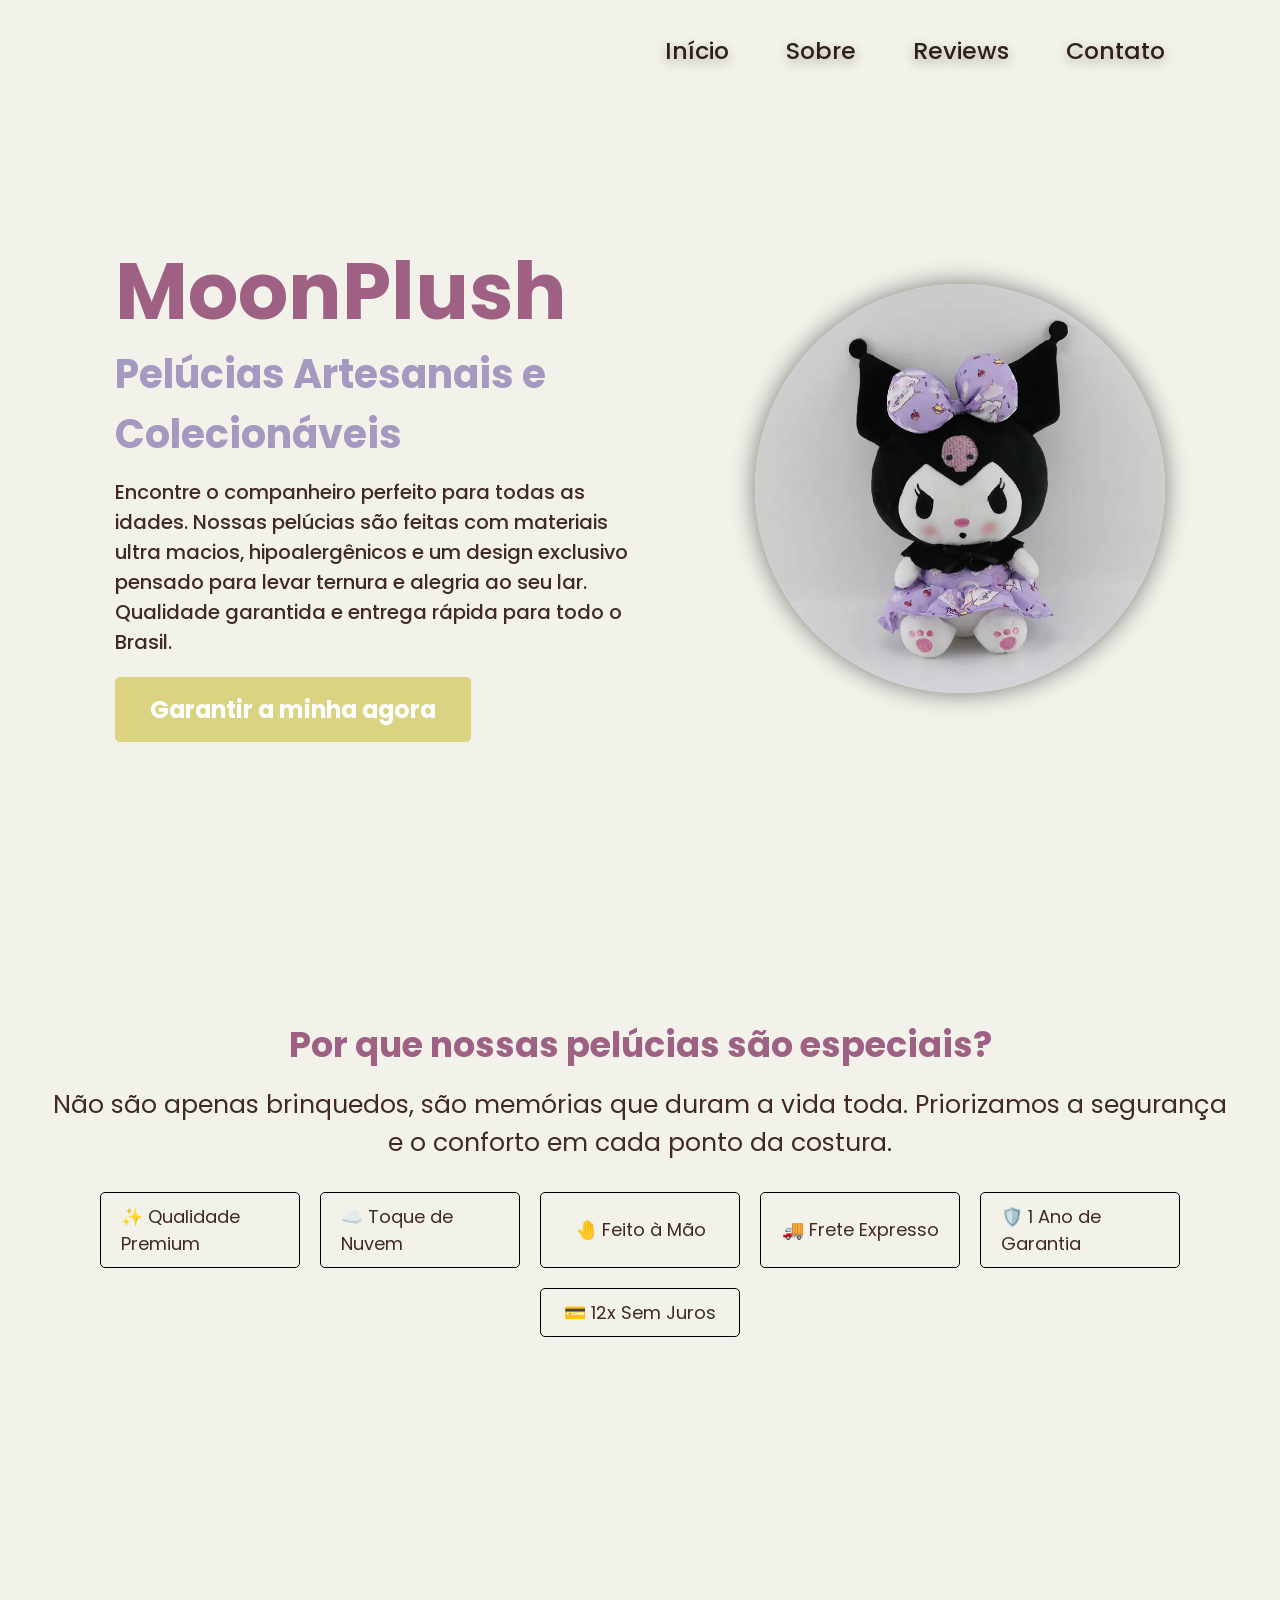
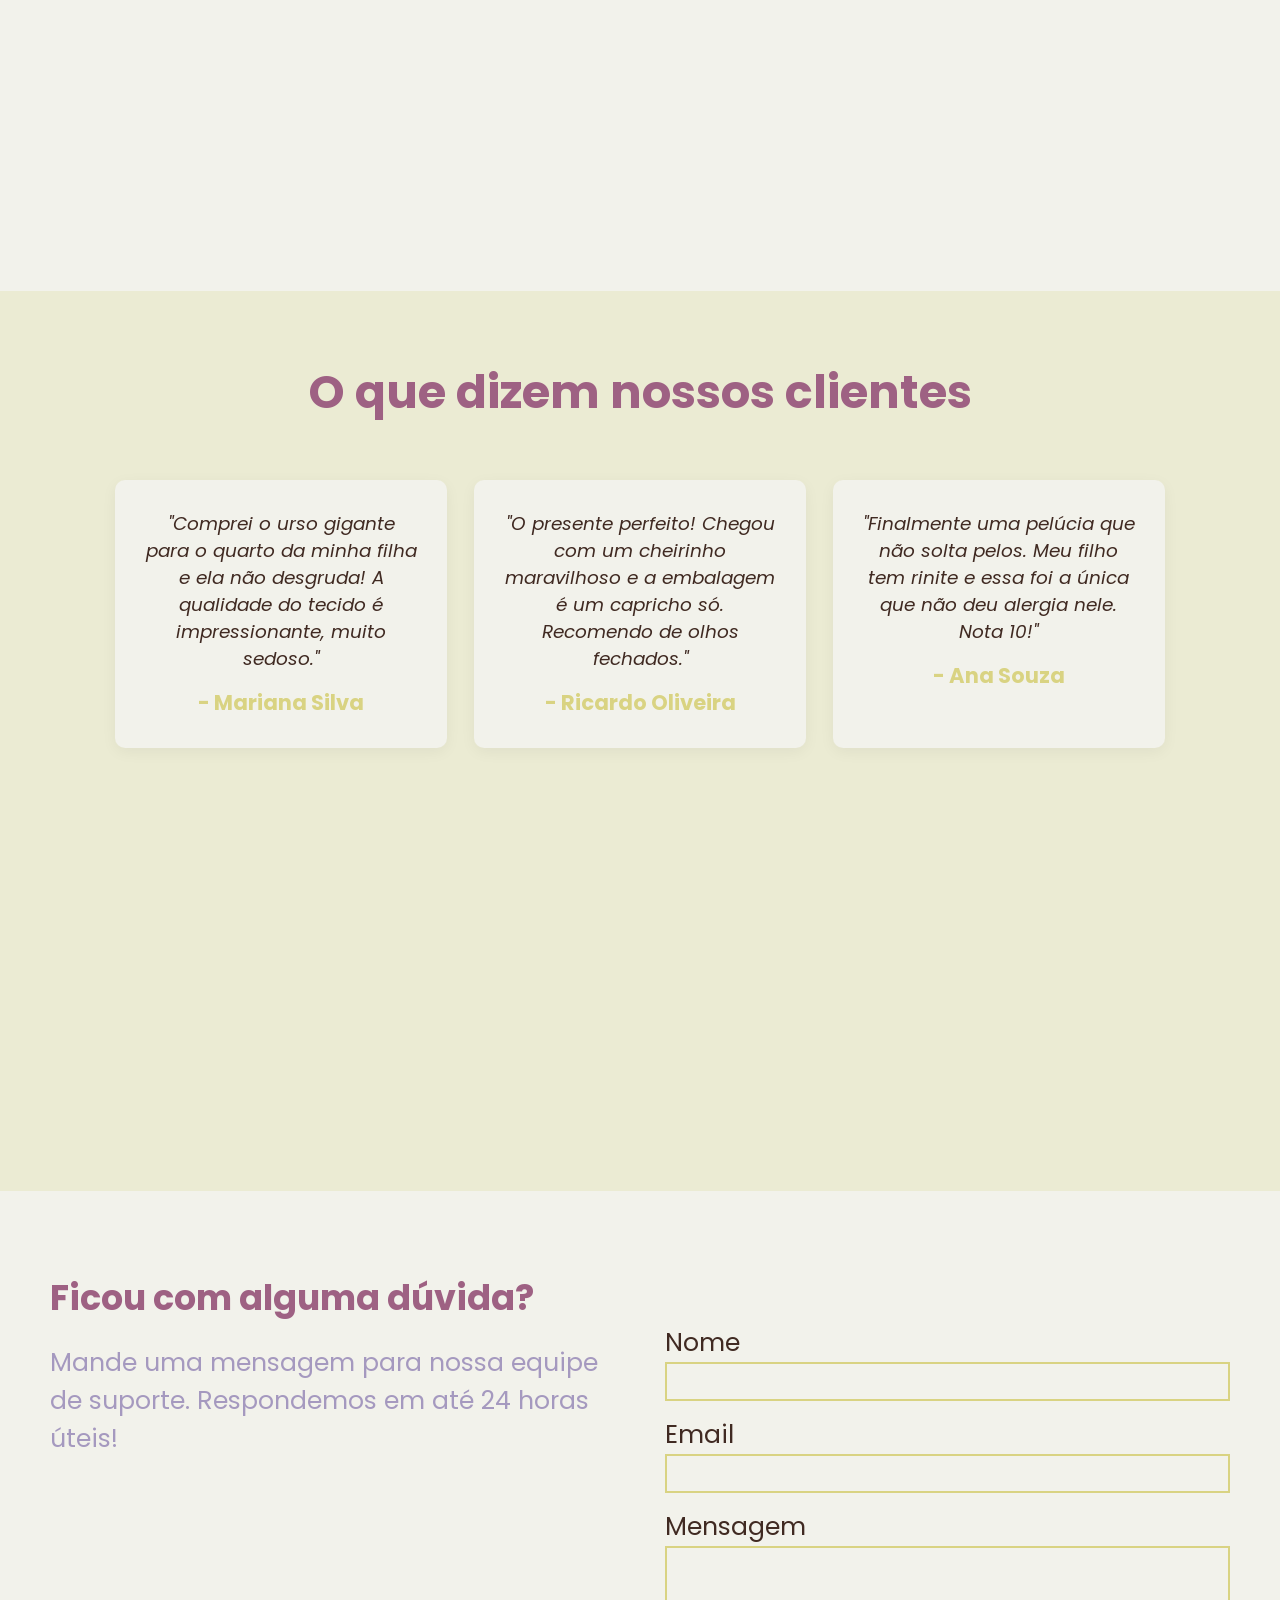
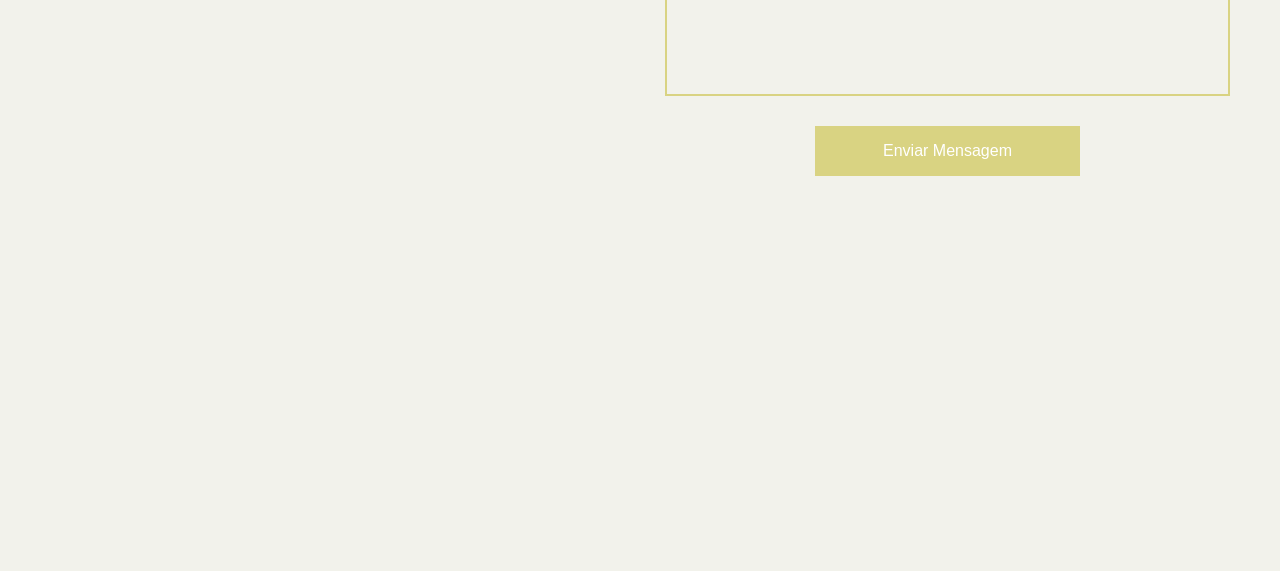
<file: index.html>
<!DOCTYPE html>
<html lang="pt-br">

<head>
    <meta charset="UTF-8">
    <meta name="viewport" content="width=device-width, initial-scale=1.0">
    <title>MoonPlush</title>
    <link rel="stylesheet" href="style.css">
    <link rel="preconnect" href="https://fonts.googleapis.com">
    <link rel="preconnect" href="https://fonts.gstatic.com" crossorigin>
    <link href="https://fonts.googleapis.com/css2?family=Poppins:wght@300;500;700&display=swap" rel="stylesheet">
</head>

<body>
    <header>
        <nav>
            <a href="#inicio">Início</a>
            <a href="#sobre">Sobre</a>
            <a href="#reviews">Reviews</a>
            <a href="#contato">Contato</a>
        </nav>
    </header>

    <main>
        <section class="inicio" id="inicio">
            <div class="textoInicio">
                <h1>MoonPlush</h1>
                <h3>Pelúcias Artesanais e Colecionáveis</h3>
                <p>Encontre o companheiro perfeito para todas as idades. Nossas pelúcias são feitas com materiais ultra
                    macios, hipoalergênicos e um design exclusivo pensado para levar ternura e alegria ao seu lar.
                    Qualidade garantida e entrega rápida para todo o Brasil.</p>
                <a href="#contato" class="btn-comprar">Garantir a minha agora</a>
            </div>

            <div class="imgInicio">
                <img src="img/5931172c691f2dd8e182e3c0d9742d6a.webp" alt="Produto em destaque">
            </div>
        </section>

        <section class="skills" id="sobre">
            <h2>Por que nossas pelúcias são especiais?</h2>
            <div class="divTexto">
                <p class="skillsTexto">Não são apenas brinquedos, são memórias que duram a vida toda. Priorizamos a
                    segurança e o conforto em cada ponto da costura.</p>
            </div>

            <div class="ferramentas">
                <div class="ferramenta">
                    <span>✨ Qualidade Premium</span>
                </div>
                <div class="ferramenta">
                    <span>☁️ Toque de Nuvem</span>
                </div>
                <div class="ferramenta">
                    <span>🤚 Feito à Mão</span>
                </div>
                <div class="ferramenta">
                    <span>🚚 Frete Expresso</span>
                </div>
                <div class="ferramenta">
                    <span>🛡️ 1 Ano de Garantia</span>
                </div>
                <div class="ferramenta">
                    <span>💳 12x Sem Juros</span>
                </div>
            </div>
        </section>

        <section class="reviews" id="reviews">
            <h2>O que dizem nossos clientes</h2>
            <div class="container-reviews">
                <div class="card-review">
                    <p>"Comprei o urso gigante para o quarto da minha filha e ela não desgruda! A qualidade do tecido é impressionante, muito sedoso."</p>
                    <h4>- Mariana Silva</h4>
                </div>
                <div class="card-review">
                    <p>"O presente perfeito! Chegou com um cheirinho maravilhoso e a embalagem é um capricho só. Recomendo de olhos fechados."</p>
                    <h4>- Ricardo Oliveira</h4>
                </div>
                <div class="card-review">
                    <p>"Finalmente uma pelúcia que não solta pelos. Meu filho tem rinite e essa foi a única que não deu alergia nele. Nota 10!"</p>
                    <h4>- Ana Souza</h4>
                </div>
            </div>
        </section>

        <section class="contato" id="contato">
            <h2>Ficou com alguma dúvida?</h2>
            <div class="textoContato">
                <p>Mande uma mensagem para nossa equipe de suporte. Respondemos em até 24 horas úteis!</p>

                <form>
                    <label for="name">Nome</label>
                    <input type="text" id="name">

                    <label for="email">Email</label>
                    <input type="email" id="email" >

                    <label for="message">Mensagem</label>
                    <textarea id="message" class="mensagemArea"></textarea>

                    <button type="submit">Enviar Mensagem</button>
                </form>
            </div>
        </section>
    </main>
</body>

</html>
</file>
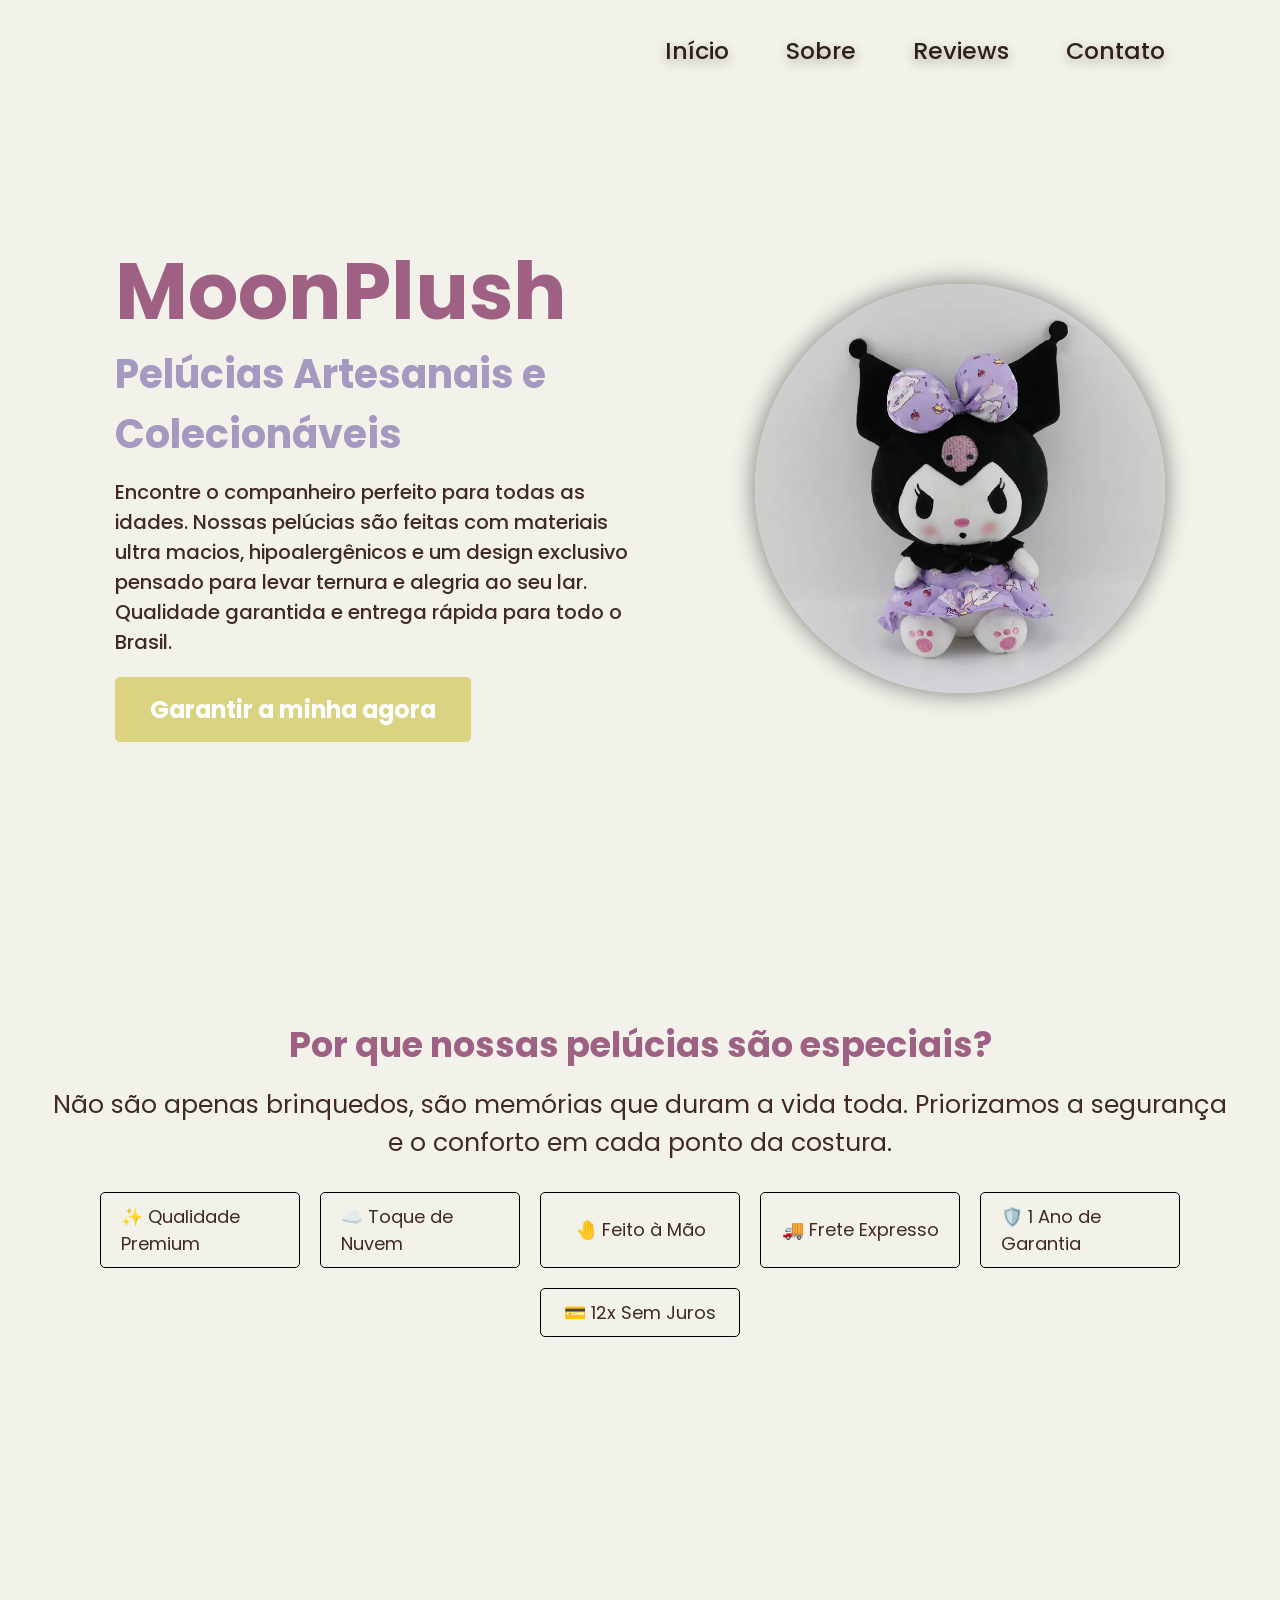
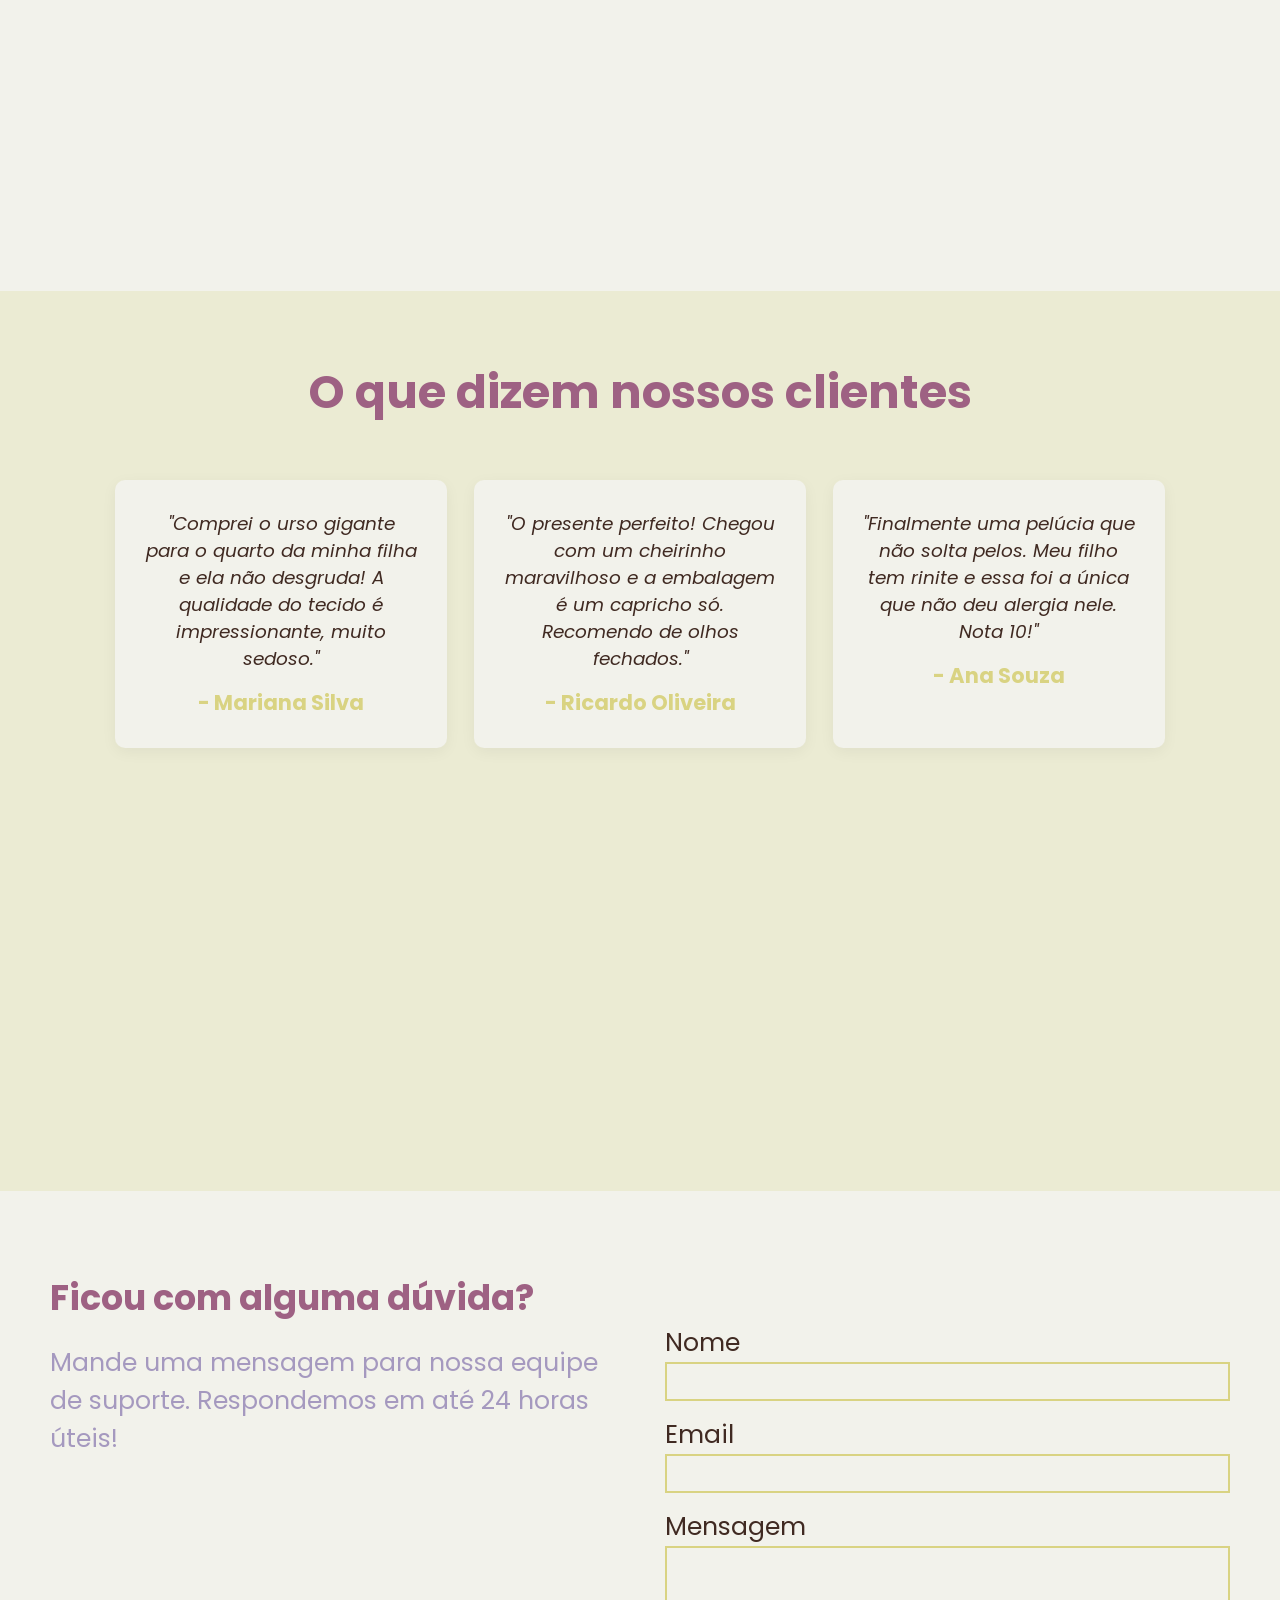
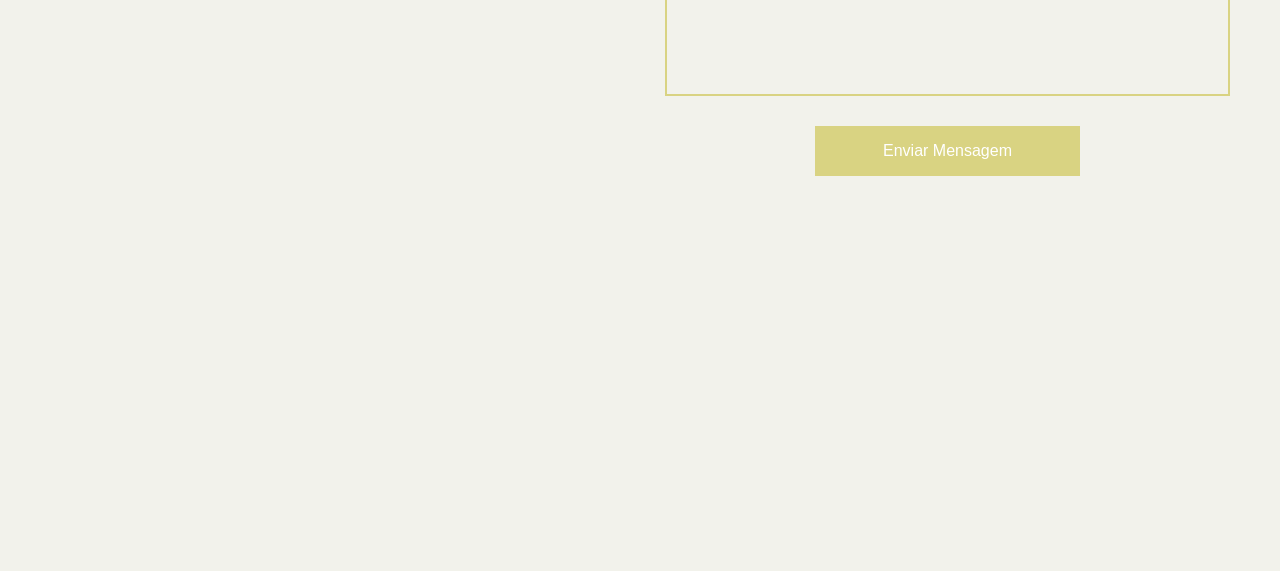
<file: ecommerce.html>
<!DOCTYPE html>
<html lang="pt-br">

<head>
    <meta charset="UTF-8">
    <meta name="viewport" content="width=device-width, initial-scale=1.0">
    <title>Sua Loja | Nome do Produto</title>
    <link rel="stylesheet" href="ecommerce.css">
    <link rel="preconnect" href="https://fonts.googleapis.com">
    <link rel="preconnect" href="https://fonts.gstatic.com" crossorigin>
    <link href="https://fonts.googleapis.com/css2?family=Poppins:wght@300;500;700&display=swap" rel="stylesheet">
</head>

<body>
    <header>
        <nav>
            <a href="#inicio">Início</a>
            <a href="#sobre">Sobre</a>
            <a href="#reviews">Reviews</a>
            <a href="#contato">Contato</a>
        </nav>
    </header>

    <main>
        <section class="inicio" id="inicio">
            <div class="textoInicio">
                <h1>MoonPlush</h1>
                <h3>Pelúcias Artesanais e Colecionáveis</h3>
                <p>Encontre o companheiro perfeito para todas as idades. Nossas pelúcias são feitas com materiais ultra
                    macios, hipoalergênicos e um design exclusivo pensado para levar ternura e alegria ao seu lar.
                    Qualidade garantida e entrega rápida para todo o Brasil.</p>
                <a href="#contato" class="btn-comprar">Garantir a minha agora</a>
            </div>

            <div class="imgInicio">
                <img src="img/5931172c691f2dd8e182e3c0d9742d6a.webp" alt="Produto em destaque">
            </div>
        </section>

        <section class="skills" id="sobre">
            <h2>Por que nossas pelúcias são especiais?</h2>
            <div class="divTexto">
                <p class="skillsTexto">Não são apenas brinquedos, são memórias que duram a vida toda. Priorizamos a
                    segurança e o conforto em cada ponto da costura.</p>
            </div>

            <div class="ferramentas">
                <div class="ferramenta">
                    <span>✨ Qualidade Premium</span>
                </div>
                <div class="ferramenta">
                    <span>☁️ Toque de Nuvem</span>
                </div>
                <div class="ferramenta">
                    <span>🤚 Feito à Mão</span>
                </div>
                <div class="ferramenta">
                    <span>🚚 Frete Expresso</span>
                </div>
                <div class="ferramenta">
                    <span>🛡️ 1 Ano de Garantia</span>
                </div>
                <div class="ferramenta">
                    <span>💳 12x Sem Juros</span>
                </div>
            </div>
        </section>

        <section class="reviews" id="reviews">
            <h2>O que dizem nossos clientes</h2>
            <div class="container-reviews">
                <div class="card-review">
                    <p>"Comprei o urso gigante para o quarto da minha filha e ela não desgruda! A qualidade do tecido é impressionante, muito sedoso."</p>
                    <h4>- Mariana Silva</h4>
                </div>
                <div class="card-review">
                    <p>"O presente perfeito! Chegou com um cheirinho maravilhoso e a embalagem é um capricho só. Recomendo de olhos fechados."</p>
                    <h4>- Ricardo Oliveira</h4>
                </div>
                <div class="card-review">
                    <p>"Finalmente uma pelúcia que não solta pelos. Meu filho tem rinite e essa foi a única que não deu alergia nele. Nota 10!"</p>
                    <h4>- Ana Souza</h4>
                </div>
            </div>
        </section>

        <section class="contato" id="contato">
            <h2>Ficou com alguma dúvida?</h2>
            <div class="textoContato">
                <p>Mande uma mensagem para nossa equipe de suporte. Respondemos em até 24 horas úteis!</p>

                <form>
                    <label for="name">Nome</label>
                    <input type="text" id="name">

                    <label for="email">Email</label>
                    <input type="email" id="email" >

                    <label for="message">Mensagem</label>
                    <textarea id="message" class="mensagemArea"></textarea>

                    <button type="submit">Enviar Mensagem</button>
                </form>
            </div>
        </section>
    </main>
</body>

</html>
</file>
<file: style.css>
* {
    margin: 0;
    padding: 0;
    box-sizing: border-box;
    text-decoration: none;
    border: none;
    outline: none;
}

html {
    font-size: 82.5%;
    font-family: "Poppins", sans-serif;
}

body {
    width: 100%;
    height: 100vh;
    overflow-x: hidden;
    background-color: #F2F2EB;
    color: #402A22;
}

header {
    position: relative;
    top: 0px;
    left: 0;
    width: 100%;
    margin-top: 20px;
    padding: 1rem 9%;
    background-color: transparent;
    display: flex;
    justify-content: flex-end;
    align-items: center;
    z-index: 1000;
    filter: drop-shadow(0px 4px 6px rgba(0, 0, 0, 0.3));
}

nav a {
    font-size: 1.8rem;
    font-weight: 500;
    color: #301f19;
    margin-left: 4rem;
    transition: 0.3s ease;
    border-bottom: 3px solid transparent;
}

nav a:hover,
nav a:active {
    color: #402A22;
    border-bottom: 3px solid #A599BF;
}


section {
    min-height: 100vh;
    padding: 8rem 9% 8rem;
}

.inicio {
    display: flex;
    justify-content: center;
    align-items: center;
    gap: 8rem;
    margin-top: -40px;
    margin-bottom: 50px;
}

.inicio .textoInicio h1 {
    font-size: 6rem;
    font-weight: 700;
    line-height: 1.3;
    color: #9e6183;
}

.textoInicio h3 {
    font-size: 3rem;
    font-weight: 700;
    color: #A599BF;
    margin-bottom: 1rem;
}

.textoInicio p {
    font-size: 1.5rem;
    font-weight: 500;
}

.imgInicio {
    border-radius: 50%;
}

.imgInicio img {
    position: relative;
    width: 32vw;
    border-radius: 50%;
    box-shadow: 0 0 25px rgba(0, 0, 0, 0.5);
    cursor: pointer;
    transition: 0.2s linear;
}

.imgInicio img:hover {
    transform: scale(1.05);
}


.skills {
    padding: 2rem 50px;
    margin-bottom: 0px;
}

.skills h2 {
    text-align: center;
    font-size: 35px;
    color: #9e6183;
    margin-bottom: 15px;
}

.skills .skillsTexto {
    text-align: center;
    font-size: 25px;
    margin-bottom: 20px;
}

.skills .ferramentas {
    display: flex;
    justify-content: center;
    flex-wrap: wrap;
}

.skills .ferramentas .ferramenta {
    display: flex;
    justify-content: center;
    align-items: center;
    gap: 10px;
    width: 200px;
    padding: 10px 20px;
    margin: 10px;
    border: 1.5px solid rgb(0, 0, 0);
    border-radius: 5px;
    font-size: 18px;
}

.skills .ferramentas .ferramenta:hover {
    border-color: #D9D382;
}

.skills .ferramentas .ferramenta img {
    width: 50px;
    height: 50px;
    object-fit: contain;
    border-radius: 2px;
}


.reviews {
    background-color: #ebebd3;
    padding: 5rem 9%;
    text-align: center;
    margin-bottom: 100px;
}

.reviews h2 {
    font-size: 3.5rem;
    color: #9e6183;
    margin-bottom: 4rem;
}

.container-reviews {
    display: flex;
    justify-content: center;
    flex-wrap: wrap;
    gap: 2rem;
}

.card-review {
    background: #F2F2EB;
    flex: 1;
    min-width: 250px;
    padding: 30px;
    border-radius: 10px;
    box-shadow: 0 4px 15px rgba(0,0,0,0.05);
}

.card-review p {
    font-size: 1.4rem;
    font-style: italic;
    margin-bottom: 15px;
}

.card-review h4 {
    font-size: 1.6rem;
    color: #D9D382;
}

.contato {
    padding: 0 50px;
    margin-top: -20px;
    margin-bottom: 50px;
    font-size: 25px;
}

.contato h2 {
    font-size: 35px;
    color: #9e6183;
}

.contato .textoContato {
    display: flex;
    gap: 50px;
}

.contato .textoContato p {
    flex: 3;
    margin-top: 20px;
    color: #A599BF;
}

.contato .textoContato form {
    flex: 3;
    display: flex;
    flex-direction: column;
}

.contato .textoContato form input,
.contato .textoContato form textarea {
    background-color: transparent;
    padding: 10px;
    margin-bottom: 15px;
    border: 2px solid #D9D382;
    outline: none;
    resize: none;
}

.contato .textoContato form textarea {
    border: 2px solid #402A22;
    height: 150px;
    font-family: inherit;
}

.contato .textoContato form .mensagemArea {
    padding: 60px;
    border-color: #D9D382;
}

.contato .textoContato form button {
    height: 50px;
    margin: 15px 150px 0 150px;
    background-color: #D9D382;
    color: #ffffff;
    font-size: 16px;
    cursor: pointer;
}

.contato .textoContato form button:hover {
    background-color: #A599BF;
    color: #241713;
    transition: 0.2s;
}

.btn-comprar {
    display: inline-block;
    margin-top: 20px;
    padding: 15px 35px;
    background-color: #D9D382;
    color: #fff;
    font-size: 1.8rem;
    font-weight: 700;
    border-radius: 5px;
    transition: 0.3s;
}

.btn-comprar:hover {
    background-color: #A599BF;
    transform: translateY(-3px);
}

@media (max-width: 1000px) {
    .inicio {
        gap: 4rem;
    }
}


@media (max-width: 995px) {
    nav {
        position: absolute;
        top: 100%;
        right: 0;
        width: 40%;
        background-color: #161616;
        border-left: 3px solid;
        border-bottom: 3px solid;
        border-bottom-left-radius: 2rem;
        border-top: 0.1rem solid rgba(0, 0, 0, 0.1);
        padding: 1rem;
        display: none;
    }

    nav.active {
        display: block;
    }

    nav a {
        display: block;
        font-size: 2rem;
        margin: 3rem 0;
    }

    nav a:hover,
    nav a:active {
        padding: 1rem;
        border-radius: 0.5rem;
        border-bottom: 0.5rem solid #402A22;
    }
}


@media (max-width: 768px) {
    html {
        font-size: 70%;
    }

    header {
        padding: 1rem 5%;
    }

    .inicio {
        flex-direction: column-reverse;
        text-align: center;
        gap: 2rem;
        margin-top: -100px;
        padding-top: 10rem;
    }

    .imgInicio img {
        width: 60vw;
    }

    .inicio .textoInicio h1 {
        font-size: 4rem;
    }

    .skills .ferramentas {
        margin-bottom: 200px;
    }

    .skills .ferramentas .ferramenta {
        width: 140px;
        font-size: 14px;
    }

    .container-reviews {
        flex-direction: column;
    }

    .contato .textoContato {
        flex-direction: column;
        gap: 20px;
    }

    .contato .textoContato form button {
        margin-left: 0;
        margin-right: 0;
    }
}
</file>
<file: ecommerce.css>
* {
    margin: 0;
    padding: 0;
    box-sizing: border-box;
    text-decoration: none;
    border: none;
    outline: none;
}

html {
    font-size: 82.5%;
    font-family: "Poppins", sans-serif;
}

body {
    width: 100%;
    height: 100vh;
    overflow-x: hidden;
    background-color: #F2F2EB;
    color: #402A22;
}

header {
    position: relative;
    top: 0px;
    left: 0;
    width: 100%;
    margin-top: 20px;
    padding: 1rem 9%;
    background-color: transparent;
    display: flex;
    justify-content: flex-end;
    align-items: center;
    z-index: 1000;
    filter: drop-shadow(0px 4px 6px rgba(0, 0, 0, 0.3));
}

nav a {
    font-size: 1.8rem;
    font-weight: 500;
    color: #301f19;
    margin-left: 4rem;
    transition: 0.3s ease;
    border-bottom: 3px solid transparent;
}

nav a:hover,
nav a:active {
    color: #402A22;
    border-bottom: 3px solid #A599BF;
}


section {
    min-height: 100vh;
    padding: 8rem 9% 8rem;
}

.inicio {
    display: flex;
    justify-content: center;
    align-items: center;
    gap: 8rem;
    margin-top: -40px;
    margin-bottom: 50px;
}

.inicio .textoInicio h1 {
    font-size: 6rem;
    font-weight: 700;
    line-height: 1.3;
    color: #9e6183;
}

.textoInicio h3 {
    font-size: 3rem;
    font-weight: 700;
    color: #A599BF;
    margin-bottom: 1rem;
}

.textoInicio p {
    font-size: 1.5rem;
    font-weight: 500;
}

.imgInicio {
    border-radius: 50%;
}

.imgInicio img {
    position: relative;
    width: 32vw;
    border-radius: 50%;
    box-shadow: 0 0 25px rgba(0, 0, 0, 0.5);
    cursor: pointer;
    transition: 0.2s linear;
}

.imgInicio img:hover {
    transform: scale(1.05);
}


.skills {
    padding: 2rem 50px;
    margin-bottom: 0px;
}

.skills h2 {
    text-align: center;
    font-size: 35px;
    color: #9e6183;
    margin-bottom: 15px;
}

.skills .skillsTexto {
    text-align: center;
    font-size: 25px;
    margin-bottom: 20px;
}

.skills .ferramentas {
    display: flex;
    justify-content: center;
    flex-wrap: wrap;
}

.skills .ferramentas .ferramenta {
    display: flex;
    justify-content: center;
    align-items: center;
    gap: 10px;
    width: 200px;
    padding: 10px 20px;
    margin: 10px;
    border: 1.5px solid rgb(0, 0, 0);
    border-radius: 5px;
    font-size: 18px;
}

.skills .ferramentas .ferramenta:hover {
    border-color: #D9D382;
}

.skills .ferramentas .ferramenta img {
    width: 50px;
    height: 50px;
    object-fit: contain;
    border-radius: 2px;
}


.reviews {
    background-color: #ebebd3;
    padding: 5rem 9%;
    text-align: center;
    margin-bottom: 100px;
}

.reviews h2 {
    font-size: 3.5rem;
    color: #9e6183;
    margin-bottom: 4rem;
}

.container-reviews {
    display: flex;
    justify-content: center;
    flex-wrap: wrap;
    gap: 2rem;
}

.card-review {
    background: #F2F2EB;
    flex: 1;
    min-width: 250px;
    padding: 30px;
    border-radius: 10px;
    box-shadow: 0 4px 15px rgba(0,0,0,0.05);
}

.card-review p {
    font-size: 1.4rem;
    font-style: italic;
    margin-bottom: 15px;
}

.card-review h4 {
    font-size: 1.6rem;
    color: #D9D382;
}

.contato {
    padding: 0 50px;
    margin-top: -20px;
    margin-bottom: 50px;
    font-size: 25px;
}

.contato h2 {
    font-size: 35px;
    color: #9e6183;
}

.contato .textoContato {
    display: flex;
    gap: 50px;
}

.contato .textoContato p {
    flex: 3;
    margin-top: 20px;
    color: #A599BF;
}

.contato .textoContato form {
    flex: 3;
    display: flex;
    flex-direction: column;
}

.contato .textoContato form input,
.contato .textoContato form textarea {
    background-color: transparent;
    padding: 10px;
    margin-bottom: 15px;
    border: 2px solid #D9D382;
    outline: none;
    resize: none;
}

.contato .textoContato form textarea {
    border: 2px solid #402A22;
    height: 150px;
    font-family: inherit;
}

.contato .textoContato form .mensagemArea {
    padding: 60px;
    border-color: #D9D382;
}

.contato .textoContato form button {
    height: 50px;
    margin: 15px 150px 0 150px;
    background-color: #D9D382;
    color: #ffffff;
    font-size: 16px;
    cursor: pointer;
}

.contato .textoContato form button:hover {
    background-color: #A599BF;
    color: #241713;
    transition: 0.2s;
}

.btn-comprar {
    display: inline-block;
    margin-top: 20px;
    padding: 15px 35px;
    background-color: #D9D382;
    color: #fff;
    font-size: 1.8rem;
    font-weight: 700;
    border-radius: 5px;
    transition: 0.3s;
}

.btn-comprar:hover {
    background-color: #A599BF;
    transform: translateY(-3px);
}

@media (max-width: 1000px) {
    .inicio {
        gap: 4rem;
    }
}


@media (max-width: 995px) {
    nav {
        position: absolute;
        top: 100%;
        right: 0;
        width: 40%;
        background-color: #161616;
        border-left: 3px solid;
        border-bottom: 3px solid;
        border-bottom-left-radius: 2rem;
        border-top: 0.1rem solid rgba(0, 0, 0, 0.1);
        padding: 1rem;
        display: none;
    }

    nav.active {
        display: block;
    }

    nav a {
        display: block;
        font-size: 2rem;
        margin: 3rem 0;
    }

    nav a:hover,
    nav a:active {
        padding: 1rem;
        border-radius: 0.5rem;
        border-bottom: 0.5rem solid #402A22;
    }
}


@media (max-width: 768px) {
    html {
        font-size: 70%;
    }

    header {
        padding: 1rem 5%;
    }

    .inicio {
        flex-direction: column-reverse;
        text-align: center;
        gap: 2rem;
        margin-top: -100px;
        padding-top: 10rem;
    }

    .imgInicio img {
        width: 60vw;
    }

    .inicio .textoInicio h1 {
        font-size: 4rem;
    }

    .skills .ferramentas {
        margin-bottom: 200px;
    }

    .skills .ferramentas .ferramenta {
        width: 140px;
        font-size: 14px;
    }

    .container-reviews {
        flex-direction: column;
    }

    .contato .textoContato {
        flex-direction: column;
        gap: 20px;
    }

    .contato .textoContato form button {
        margin-left: 0;
        margin-right: 0;
    }
}
</file>
